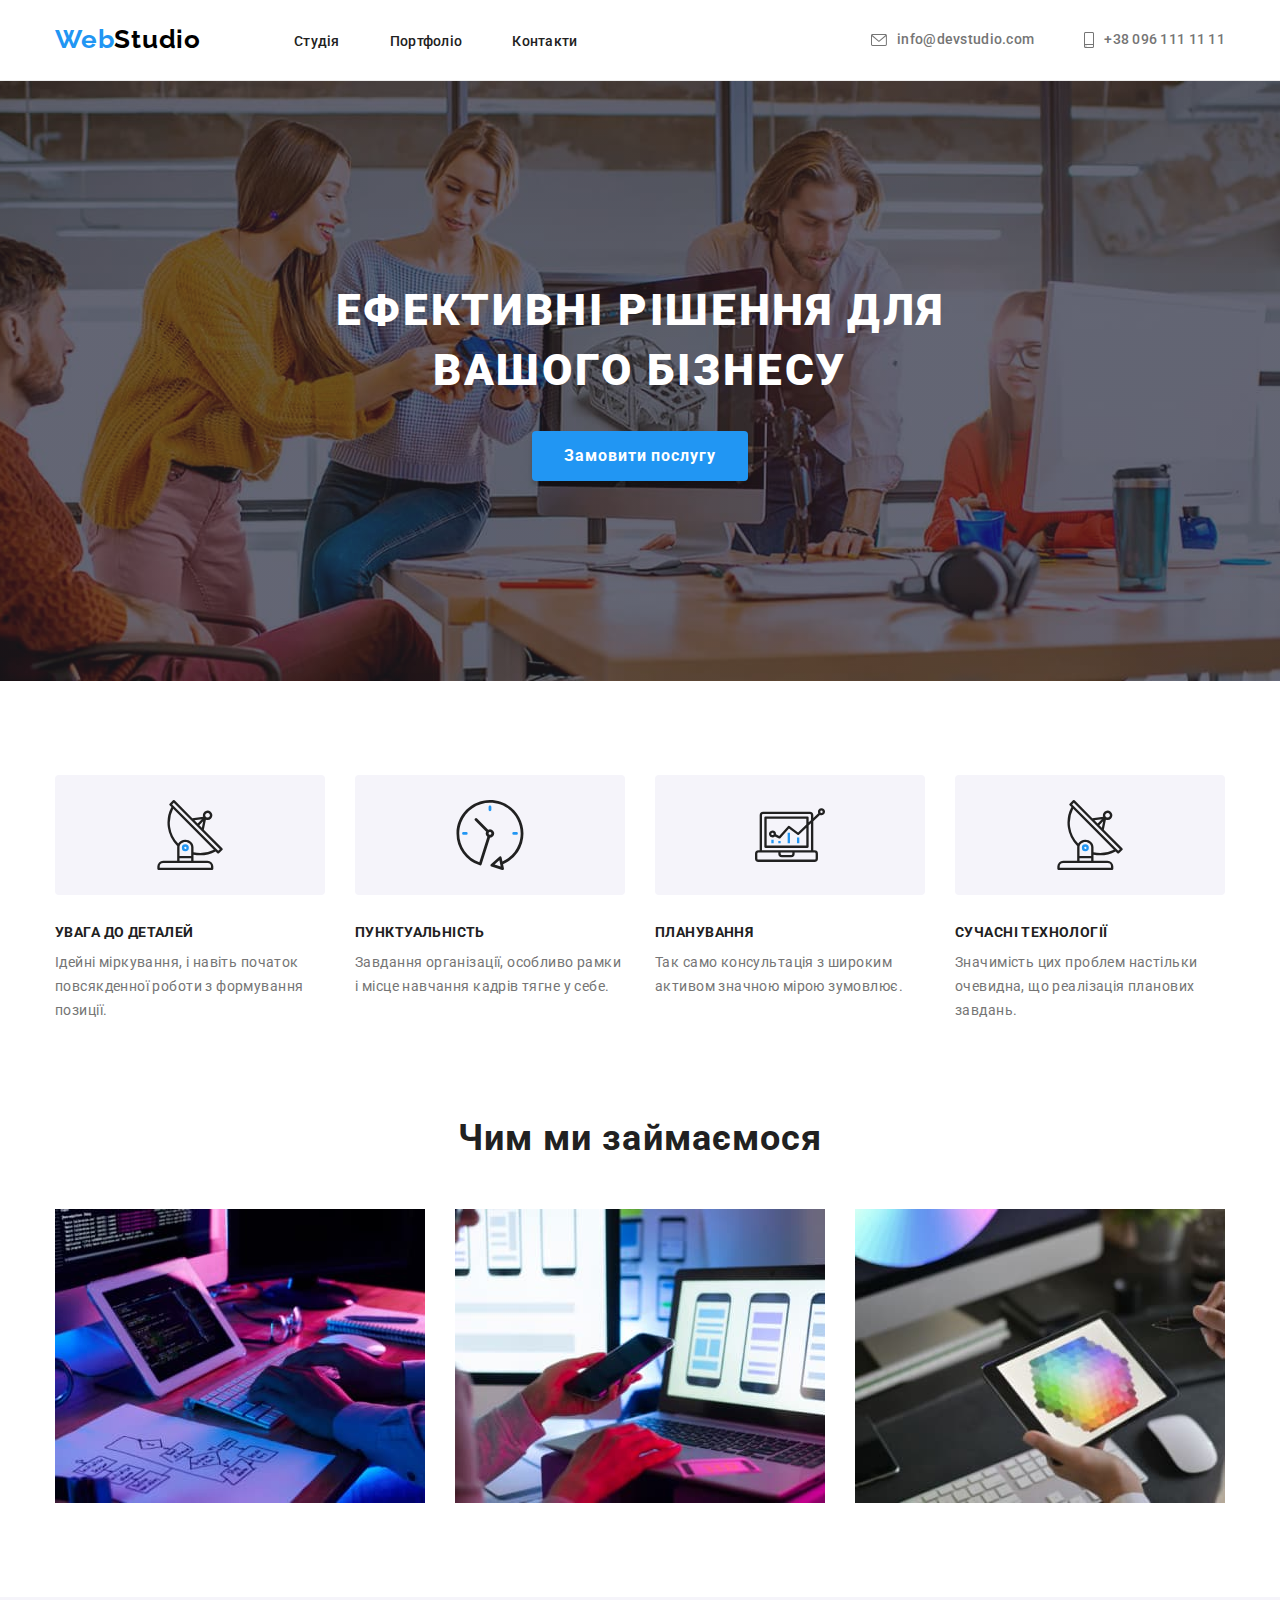
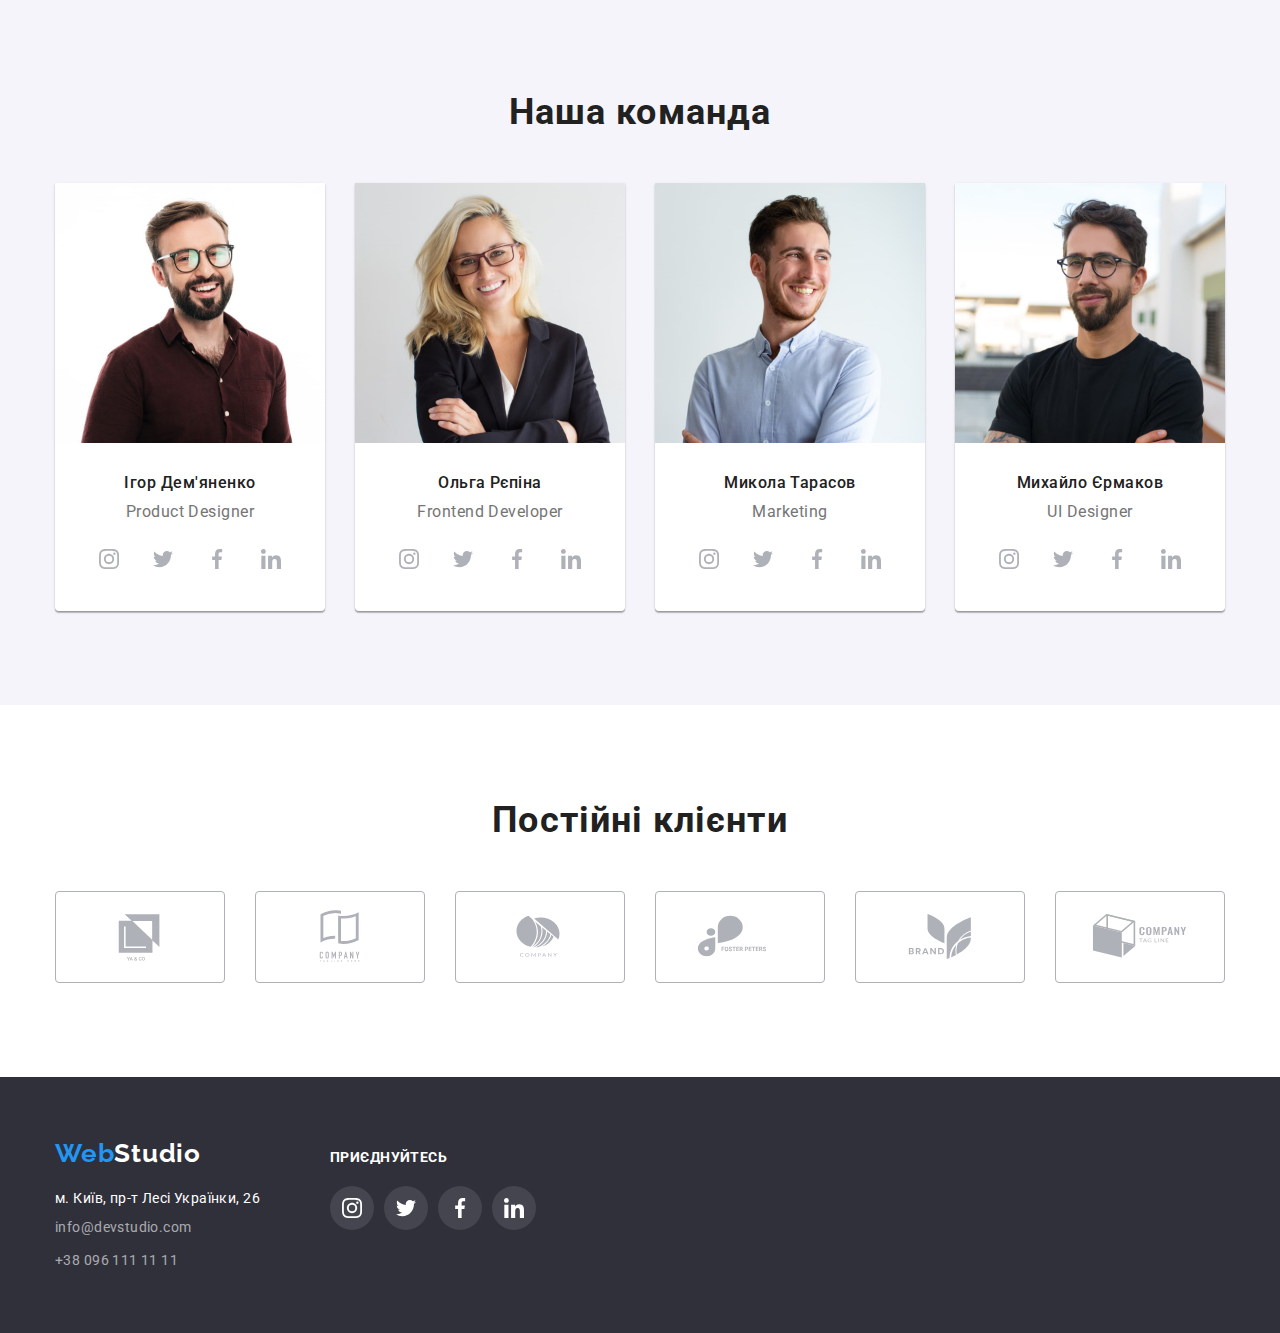
<file: index.html>
<!DOCTYPE html>
<html lang="uk">

<head>
  <meta charset="UTF-8" />
  <meta http-equiv="X-UA-Compatible" content="IE=edge" />
  <meta name="viewport" content="width=device-width, initial-scale=1.0" />
  <title>WebStudio</title>
  <link rel="preconnect" href="https://fonts.googleapis.com" />
  <link rel="preconnect" href="https://fonts.gstatic.com" crossorigin />
  <link href="https://fonts.googleapis.com/css2?family=Raleway:wght@700&family=Roboto:wght@400;500;700;900&display=swap"
    rel="stylesheet" />
  <link rel="stylesheet" href="https://cdnjs.cloudflare.com/ajax/libs/modern-normalize/1.1.0/modern-normalize.min.css"
    integrity="sha512-wpPYUAdjBVSE4KJnH1VR1HeZfpl1ub8YT/NKx4PuQ5NmX2tKuGu6U/JRp5y+Y8XG2tV+wKQpNHVUX03MfMFn9Q=="
    crossorigin="anonymous" referrerpolicy="no-referrer" />
  <link rel="stylesheet" href="./css/styles.css" />
</head>

<body>

  <!-- Шапка сайту -->

  <header class="header">
    <div class="container header-container">
      <nav class="menu">
        <a class="header-logo logo link" href="#"><span>Web</span>Studio</a>
        <ul class="menu-list list">
          <li class="menu-item">
            <a class="menu-link link" href="#">Студія</a>
          </li>
          <li class="menu-item">
            <a class="menu-link link" href="./portfolio.html">Портфоліо</a>
          </li>
          <li class="menu-item">
            <a class="menu-link link" href="#">Контакти</a>
          </li>
        </ul>
      </nav>
      <ul class="connection-nav-header list">
        <li class="connection-item">
          <a class="header-link main-link link mail" href="mailto:info@devstudio.com">
            <svg class="header-icon" width="16" height="12">
              <use href="./images/svg-sprites/header-icons.svg#icon-mail"></use>
            </svg>
            info@devstudio.com
          </a>
        </li>
        <li class="connection-item">
          <a class="header-link main-link link phone" href="tel:+380961111111">
            <svg class="header-icon" width="10" height="16">
              <use href="./images/svg-sprites/header-icons.svg#icon-phone"></use>
            </svg>
            +38 096 111 11 11
          </a>
        </li>
      </ul>
    </div>
  </header>

  <main class="main-page">

    <!-- Герой -->

    <section class="hero">
      <div class="container">
        <h1 class="hero-title">Ефективні рішення для вашого бізнесу</h1>
        <button class="hero-btn btn" type="button">Замовити послугу</button>
      </div>
    </section>

    <!-- Переваги -->

    <section class="benefits">
      <div class="container">
        <h2 class="benefits-title">Переваги</h2>
        <ul class="benefits-list list">
          <li class="benefits-item">
            <div class="benefits-icon-wrapper">
              <svg class="benefits-icon" width="70" height="70">
                <use href="./images/svg-sprites/benefits-icons.svg#icon-antenna"></use>
              </svg>
            </div>
            <h3 class="benefits-item-title">Увага до деталей</h3>
            <p class="benefits-item-text">
              Ідейні міркування, і навіть початок повсякденної роботи з
              формування позиції.
            </p>
          </li>
          <li class="benefits-item">
            <div class="benefits-icon-wrapper">
              <svg class="benefits-icon" width="70" height="70">
                <use href="./images/svg-sprites/benefits-icons.svg#icon-clock"></use>
              </svg>
            </div>
            <h3 class="benefits-item-title">Пунктуальність</h3>
            <p class="benefits-item-text">
              Завдання організації, особливо рамки і місце навчання кадрів
              тягне у себе.
            </p>
          </li>
          <li class="benefits-item">
            <div class="benefits-icon-wrapper">
              <svg class="benefits-icon" width="70" height="70">
                <use href="./images/svg-sprites/benefits-icons.svg#icon-diagram"></use>
              </svg>
            </div>
            <h3 class="benefits-item-title">Планування</h3>
            <p class="benefits-item-text">
              Так само консультація з широким активом значною мірою зумовлює.
            </p>
          </li>
          <li class="benefits-item">
            <div class="benefits-icon-wrapper">
              <svg class="benefits-icon" width="70" height="70">
                <use href="./images/svg-sprites/benefits-icons.svg#icon-antenna"></use>
              </svg>
            </div>
            <h3 class="benefits-item-title">Сучасні технології</h3>
            <p class="benefits-item-text">
              Значимість цих проблем настільки очевидна, що реалізація
              планових завдань.
            </p>
          </li>
        </ul>
      </div>
    </section>

    <!-- Чим ми займаємося -->

    <section class="about section">
      <div class="container">
        <h2 class="about-title title">Чим ми займаємося</h2>
        <ul class="about-list list">
          <li class="about-item">
            <img class="about-img" src="./images/box1.jpg" alt="Хлопець пише код" width="370" />
          </li>
          <li class="about-item">
            <img class="about-img" src="./images/box2.jpg" alt="Дівчина працює за ноутбуком" width="370" />
          </li>
          <li class="about-item">
            <img class="about-img" src="./images/box3.jpg" alt="Планшет із набором кольорової палітри" width="370" />
          </li>
        </ul>
      </div>
    </section>

    <!-- Наша команда -->

    <section class="team section">
      <div class="container">
        <h2 class="team-title title">Наша команда</h2>
        <ul class="team-list list">
          <li class="team-item">
            <img class="team-item-img" src="./images/team1.jpg" alt="Ігор Дем'яненко" width="270" height="260" />
            <div class="team-content">
              <h3 class="team-item-name">Ігор Дем'яненко</h3>
              <p class="team-item-descr">Product Designer</p>
              <ul class="team-soc-list list">
                <li class="team-soc-item">
                  <a href="#" class="team-soc-link link">
                    <svg class="team-soc-icon" width="20" height="20">
                      <use href="./images/svg-sprites/soc-icons.svg#icon-instagram"></use>
                    </svg>
                  </a>
                </li>
                <li class="team-soc-item">
                  <a href="#" class="team-soc-link link">
                    <svg class="team-soc-icon" width="20" height="20">
                      <use href="./images/svg-sprites/soc-icons.svg#icon-twitter"></use>
                    </svg>
                  </a>
                </li>
                <li class="team-soc-item">
                  <a href="#" class="team-soc-link link">
                    <svg class="team-soc-icon" width="20" height="20">
                      <use href="./images/svg-sprites/soc-icons.svg#icon-facebook"></use>
                    </svg>
                  </a>
                </li>
                <li class="team-soc-item">
                  <a href="#" class="team-soc-link link">
                    <svg class="team-soc-icon" width="20" height="20">
                      <use href="./images/svg-sprites/soc-icons.svg#icon-linkedin"></use>
                    </svg>
                  </a>
                </li>
              </ul>
            </div>
          </li>
          <li class="team-item">
            <img class="team-item-img" src="./images/team2.jpg" alt="Ольга Рєпіна" width="270" height="260" />
            <div class="team-content">
              <h3 class="team-item-name">Ольга Рєпіна</h3>
              <p class="team-item-descr">Frontend Developer</p>
              <ul class="team-soc-list list">
                <li class="team-soc-item">
                  <a href="#" class="team-soc-link link">
                    <svg class="team-soc-icon" width="20" height="20">
                      <use href="./images/svg-sprites/soc-icons.svg#icon-instagram"></use>
                    </svg>
                  </a>
                </li>
                <li class="team-soc-item">
                  <a href="#" class="team-soc-link link">
                    <svg class="team-soc-icon" width="20" height="20">
                      <use href="./images/svg-sprites/soc-icons.svg#icon-twitter"></use>
                    </svg>
                  </a>
                </li>
                <li class="team-soc-item">
                  <a href="#" class="team-soc-link link">
                    <svg class="team-soc-icon" width="20" height="20">
                      <use href="./images/svg-sprites/soc-icons.svg#icon-facebook"></use>
                    </svg>
                  </a>
                </li>
                <li class="team-soc-item">
                  <a href="#" class="team-soc-link link">
                    <svg class="team-soc-icon" width="20" height="20">
                      <use href="./images/svg-sprites/soc-icons.svg#icon-linkedin"></use>
                    </svg>
                  </a>
                </li>
              </ul>
            </div>
          </li>
          <li class="team-item">
            <img class="team-item-img" src="./images/team3.jpg" alt="Микола Тарасов" width="270" height="260" />
            <div class="team-content">
              <h3 class="team-item-name">Микола Тарасов</h3>
              <p class="team-item-descr">Marketing</p>
              <ul class="team-soc-list list">
                <li class="team-soc-item">
                  <a href="#" class="team-soc-link link">
                    <svg class="team-soc-icon" width="20" height="20">
                      <use href="./images/svg-sprites/soc-icons.svg#icon-instagram"></use>
                    </svg>
                  </a>
                </li>
                <li class="team-soc-item">
                  <a href="#" class="team-soc-link link">
                    <svg class="team-soc-icon" width="20" height="20">
                      <use href="./images/svg-sprites/soc-icons.svg#icon-twitter"></use>
                    </svg>
                  </a>
                </li>
                <li class="team-soc-item">
                  <a href="#" class="team-soc-link link">
                    <svg class="team-soc-icon" width="20" height="20">
                      <use href="./images/svg-sprites/soc-icons.svg#icon-facebook"></use>
                    </svg>
                  </a>
                </li>
                <li class="team-soc-item">
                  <a href="#" class="team-soc-link link">
                    <svg class="team-soc-icon" width="20" height="20">
                      <use href="./images/svg-sprites/soc-icons.svg#icon-linkedin"></use>
                    </svg>
                  </a>
                </li>
              </ul>
            </div>
          </li>
          <li class="team-item">
            <img class="team-item-img" src="./images/team4.jpg" alt="Михайло Єрмаков" width="270" height="260" />
            <div class="team-content">
              <h3 class="team-item-name">Михайло Єрмаков</h3>
              <p class="team-item-descr">UI Designer</p>
              <ul class="team-soc-list list">
                <li class="team-soc-item">
                  <a href="#" class="team-soc-link link">
                    <svg class="team-soc-icon" width="20" height="20">
                      <use href="./images/svg-sprites/soc-icons.svg#icon-instagram"></use>
                    </svg>
                  </a>
                </li>
                <li class="team-soc-item">
                  <a href="#" class="team-soc-link link">
                    <svg class="team-soc-icon" width="20" height="20">
                      <use href="./images/svg-sprites/soc-icons.svg#icon-twitter"></use>
                    </svg>
                  </a>
                </li>
                <li class="team-soc-item">
                  <a href="#" class="team-soc-link link">
                    <svg class="team-soc-icon" width="20" height="20">
                      <use href="./images/svg-sprites/soc-icons.svg#icon-facebook"></use>
                    </svg>
                  </a>
                </li>
                <li class="team-soc-item">
                  <a href="#" class="team-soc-link link">
                    <svg class="team-soc-icon" width="20" height="20">
                      <use href="./images/svg-sprites/soc-icons.svg#icon-linkedin"></use>
                    </svg>
                  </a>
                </li>
              </ul>
            </div>
          </li>
        </ul>
      </div>
    </section>

    <!-- Постійні клієнти -->

    <section class="clients section">
      <div class="container">
        <h2 class="clients-title title">Постійні клієнти</h2>
        <ul class="clients-list list">
          <li class="clients-item">
            <a href="#" class="clients-link">
              <svg class="clients-icon" width="106" height="60">
                <use href="./images/svg-sprites/clients-icons.svg#icon-Logo"></use>
              </svg>
            </a>
          </li>
          <li class="clients-item">
            <a href="#" class="clients-link">
              <svg class="clients-icon" width="106" height="60">
                <use href="./images/svg-sprites/clients-icons.svg#icon-Logo-1"></use>
              </svg>
            </a>
          </li>
          <li class="clients-item">
            <a href="#" class="clients-link">
              <svg class="clients-icon" width="106" height="60">
                <use href="./images/svg-sprites/clients-icons.svg#icon-Logo-2"></use>
              </svg>
            </a>
          </li>
          <li class="clients-item">
            <a href="#" class="clients-link">
              <svg class="clients-icon" width="106" height="60">
                <use href="./images/svg-sprites/clients-icons.svg#icon-Logo-3"></use>
              </svg>
            </a>
          </li>
          <li class="clients-item">
            <a href="#" class="clients-link">
              <svg class="clients-icon" width="106" height="60">
                <use href="./images/svg-sprites/clients-icons.svg#icon-Logo-4"></use>
              </svg>
            </a>
          </li>
          <li class="clients-item">
            <a href="#" class="clients-link">
              <svg class="clients-icon" width="106" height="60">
                <use href="./images/svg-sprites/clients-icons.svg#icon-Logo-5"></use>
              </svg>
            </a>
          </li>
        </ul>
      </div>
    </section>
  </main>

  <!-- Футер -->

  <footer class="footer">
    <div class="container">
      <div class="footer-inner">
        <div class="footer-inner-content">
          <a class="footer-logo logo link" href="#"><span>Web</span>Studio</a>
          <address class="footer-address">
            м. Київ, пр-т Лесі Українки, 26
          </address>
          <ul class="connection-nav-footer list">
            <li class="connection-item-footer">
              <a class="footer-link main-link link" href="mailto:info@devstudio.com">info@devstudio.com</a>
            </li>
            <li class="connection-item-footer">
              <a class="footer-link main-link link" href="tel:+380961111111">+38 096 111 11 11</a>
            </li>
          </ul>
        </div>
        <div class="footer-inner-content">
          <h2 class="footer-title">приєднуйтесь</h2>
          <ul class="footer-soc-list list">
            <li class="footer-soc-item">
              <a href="#" class="footer-soc-link">
                <svg class="footer-soc-icon" width="20" height="20">
                  <use href="./images/svg-sprites/soc-icons.svg#icon-instagram"></use>
                </svg>
              </a>
            </li>
            <li class="footer-soc-item">
              <a href="#" class="footer-soc-link">
                <svg class="footer-soc-icon" width="20" height="20">
                  <use href="./images/svg-sprites/soc-icons.svg#icon-twitter"></use>
                </svg>
              </a>
            </li>
            <li class="footer-soc-item">
              <a href="#" class="footer-soc-link">
                <svg class="footer-soc-icon" width="20" height="20">
                  <use href="./images/svg-sprites/soc-icons.svg#icon-facebook"></use>
                </svg>
              </a>
            </li>
            <li class="footer-soc-item">
              <a href="#" class="footer-soc-link">
                <svg class="footer-soc-icon" width="20" height="20">
                  <use href="./images/svg-sprites/soc-icons.svg#icon-linkedin"></use>
                </svg>
              </a>
            </li>
          </ul>
        </div>
      </div>
    </div>
  </footer>
</body>

</html>
</file>
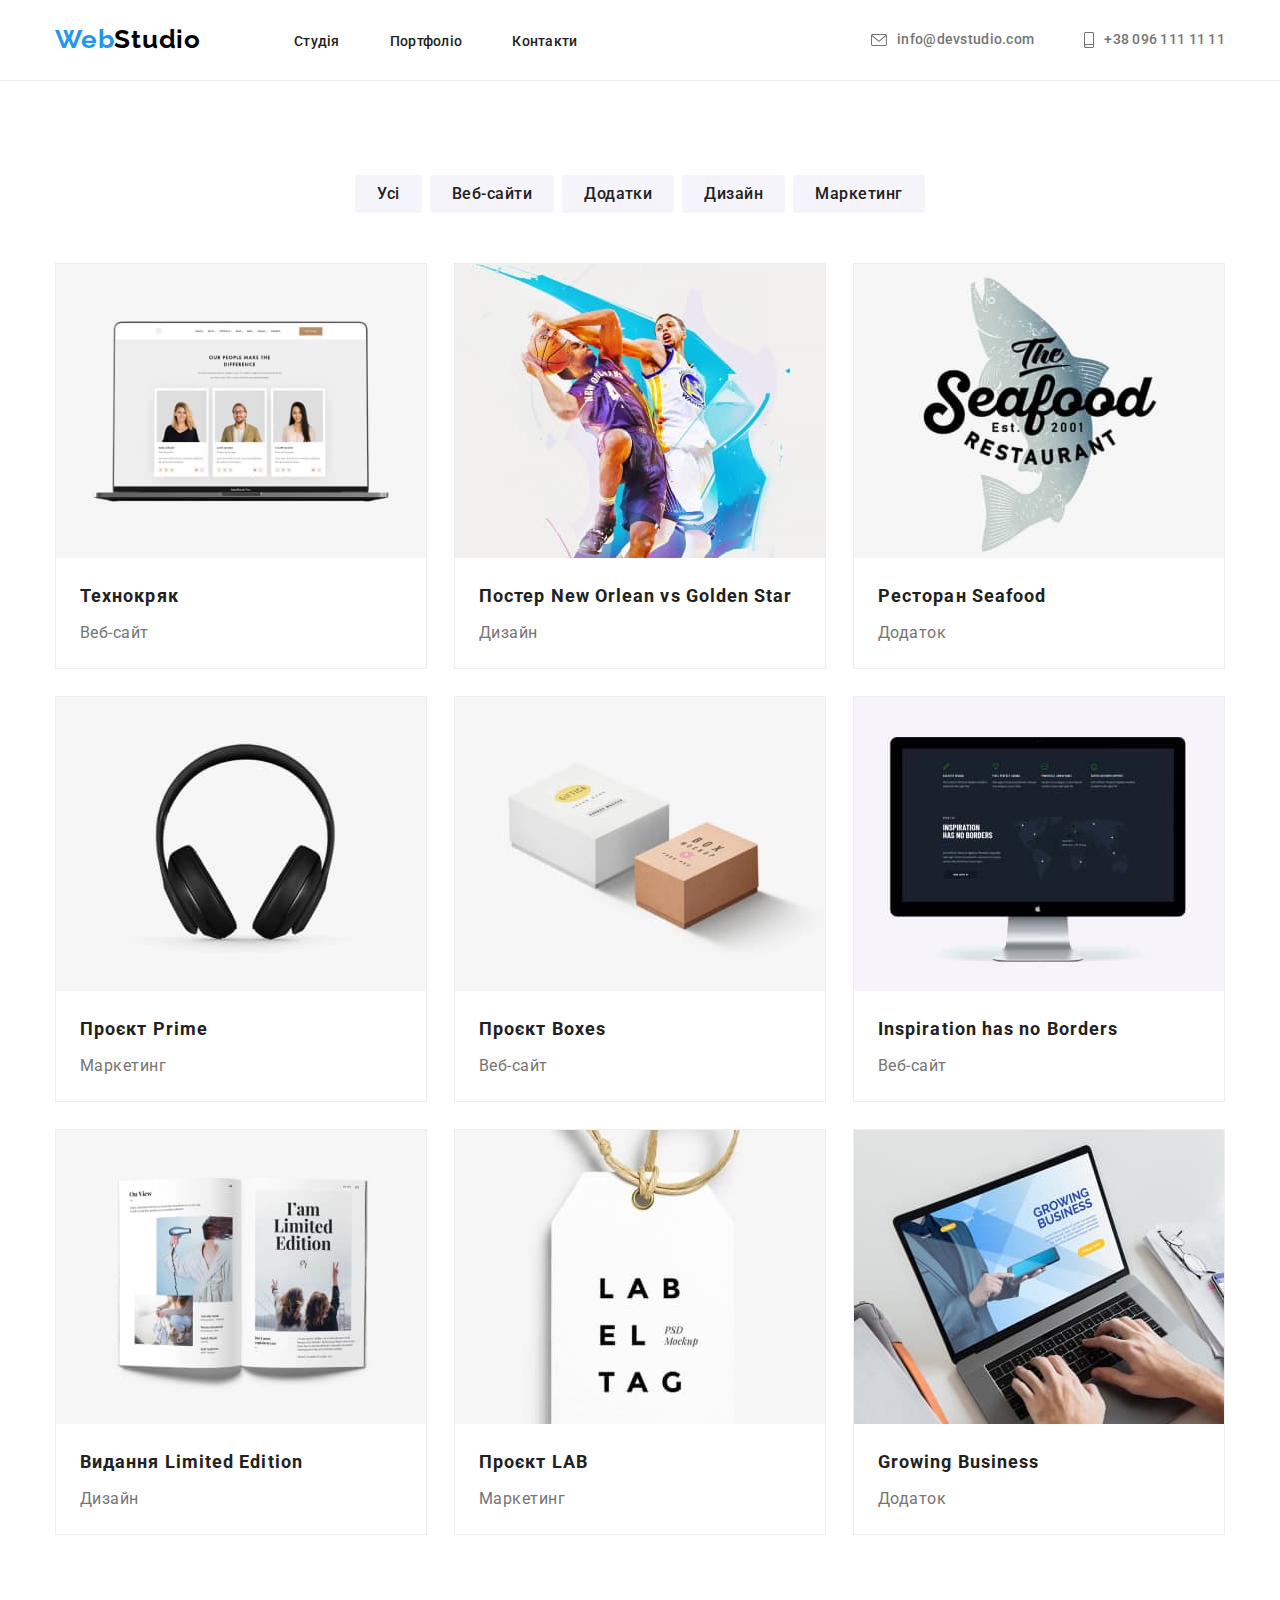
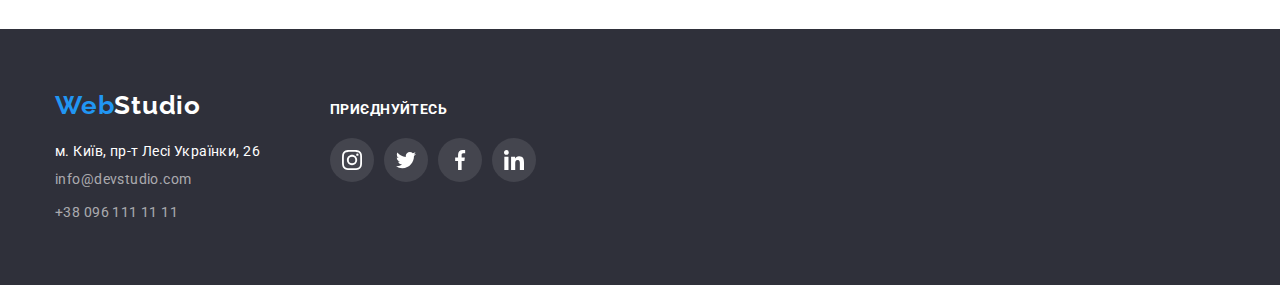
<file: portfolio.html>
<!DOCTYPE html>
<html lang="en">

<head>
  <meta charset="UTF-8" />
  <meta http-equiv="X-UA-Compatible" content="IE=edge" />
  <meta name="viewport" content="width=device-width, initial-scale=1.0" />
  <title>Portfolio</title>
  <link rel="preconnect" href="https://fonts.googleapis.com" />
  <link rel="preconnect" href="https://fonts.gstatic.com" crossorigin />
  <link href="https://fonts.googleapis.com/css2?family=Raleway:wght@700&family=Roboto:wght@400;500;700;900&display=swap"
    rel="stylesheet" />
  <link rel="stylesheet" href="https://cdnjs.cloudflare.com/ajax/libs/modern-normalize/1.1.0/modern-normalize.min.css"
    integrity="sha512-wpPYUAdjBVSE4KJnH1VR1HeZfpl1ub8YT/NKx4PuQ5NmX2tKuGu6U/JRp5y+Y8XG2tV+wKQpNHVUX03MfMFn9Q=="
    crossorigin="anonymous" referrerpolicy="no-referrer" />
  <link rel="stylesheet" href="./css/styles.css" />
</head>

<body>
  <!-- Шапка сайту -->

  <header class="header">
    <div class="container header-container">
      <nav class="menu">
        <a class="header-logo logo link" href="./index.html"><span>Web</span>Studio</a>
        <ul class="menu-list list">
          <li class="menu-item">
            <a class="menu-link link" href="./index.html">Студія</a>
          </li>
          <li class="menu-item">
            <a class="menu-link link" href="./portfolio.html">Портфоліо</a>
          </li>
          <li class="menu-item">
            <a class="menu-link link" href="#">Контакти</a>
          </li>
        </ul>
      </nav>
      <ul class="connection-nav-header list">
        <li class="connection-item">
          <a class="header-link main-link link mail" href="mailto:info@devstudio.com">
            <svg class="header-icon" width="16" height="12">
              <use href="./images/svg-sprites/header-icons.svg#icon-mail"></use>
            </svg>
            info@devstudio.com
          </a>
        </li>
        <li class="connection-item">
          <a class="header-link main-link link phone" href="tel:+380961111111">
            <svg class="header-icon" width="10" height="16">
              <use href="./images/svg-sprites/header-icons.svg#icon-phone"></use>
            </svg>
            +38 096 111 11 11
          </a>
        </li>
      </ul>
    </div>
  </header>

  <main class="portfolio-page">

    <!-- Продукція -->

    <section class="production section">
      <div class="container">
        <ul class="portfolio-list list">
          <li class="portfolio-navigation-item">
            <button class="navigation-btn btn" type="button">Усі</button>
          </li>
          <li class="portfolio-navigation-item">
            <button class="navigation-btn btn" type="button">Веб-сайти</button>
          </li>
          <li class="portfolio-navigation-item">
            <button class="navigation-btn btn" type="button">Додатки</button>
          </li>
          <li class="portfolio-navigation-item">
            <button class="navigation-btn btn" type="button">Дизайн</button>
          </li>
          <li class="portfolio-navigation-item">
            <button class="navigation-btn btn" type="button">Маркетинг</button>
          </li>
        </ul>
        <h1 class="production-title">Продукція</h1>
        <ul class="production-list list">
          <li class="production-item">
            <a href="#" class="production-link link">
              <img src="./images/porfolio-images/production-img-1.jpg" alt="Ноутбук" class="production-img" width="370"
                height="294" />
              <div class="production-content">
                <h2 class="production-name">Технокряк</h2>
                <p class="production-descr">Веб-сайт</p>
              </div>
            </a>
          </li>
          <li class="production-item">
            <a href="#" class="production-link link">
              <img src="./images/porfolio-images/production-img-2.jpg" alt="Постер з баскетболу" class="production-img"
                width="370" height="294" />
              <div class="production-content">
                <h2 class="production-name">Постер New Orlean vs Golden Star</h2>
                <p class="production-descr">Дизайн</p>
              </div>
            </a>
          </li>
          <li class="production-item">
            <a href="#" class="production-link link">
              <img src="./images/porfolio-images/production-img-3.jpg" alt="Логотип ресторану Seafood"
                class="production-img" width="370" height="294" />
              <div class="production-content">
                <h2 class="production-name">Ресторан Seafood</h2>
                <p class="production-descr">Додаток</p>
              </div>
            </a>
          </li>
          <li class="production-item">
            <a href="#" class="production-link link">
              <img src="./images/porfolio-images/production-img-4.jpg" alt="Навушники" class="production-img"
                width="370" height="294" />
              <div class="production-content">
                <h2 class="production-name">Проєкт Prime</h2>
                <p class="production-descr">Маркетинг</p>
              </div>
            </a>
          </li>
          <li class="production-item">
            <a href="#" class="production-link link">
              <img src="./images/porfolio-images/production-img-5.jpg" alt="Коробки" class="production-img" width="370"
                height="294" />
              <div class="production-content">
                <h2 class="production-name">Проєкт Boxes</h2>
                <p class="production-descr">Веб-сайт</p>
              </div>
            </a>
          </li>
          <li class="production-item">
            <a href="#" class="production-link link"><img src="./images/porfolio-images/production-img-6.jpg"
                alt="Монитор" class="production-img" width="370" height="294" />
              <div class="production-content">
                <h2 class="production-name">Inspiration has no Borders</h2>
                <p class="production-descr">Веб-сайт</p>
              </div>
            </a>
          </li>
          <li class="production-item">
            <a href="#" class="production-link link"><img src="./images/porfolio-images/production-img-7.jpg"
                alt="Видання Limited Edition" class="production-img" width="370" height="294" />
              <div class="production-content">
                <h2 class="production-name">Видання Limited Edition</h2>
                <p class="production-descr">Дизайн</p>
              </div>
            </a>
          </li>
          <li class="production-item">
            <a href="#" class="production-link link">
              <img src="./images/porfolio-images/production-img-8.jpg" alt="Проєкт LAB" class="production-img"
                width="370" height="294" />
              <div class="production-content">
                <h2 class="production-name">Проєкт LAB</h2>
                <p class="production-descr">Маркетинг</p>
              </div>
            </a>
          </li>
          <li class="production-item">
            <a href="#" class="production-link link">
              <img src="./images/porfolio-images/production-img-9.jpg" alt="Ноутбук" class="production-img" width="370"
                height="294" />
              <div class="production-content">
                <h2 class="production-name">Growing Business</h2>
                <p class="production-descr">Додаток</p>
              </div>
            </a>
          </li>
        </ul>
      </div>
    </section>
  </main>

  <!-- Футер -->

  <footer class="footer">
    <div class="container">
      <div class="footer-inner">
        <div class="footer-inner-content">
          <a class="footer-logo logo link" href="#"><span>Web</span>Studio</a>
          <address class="footer-address">
            м. Київ, пр-т Лесі Українки, 26
          </address>
          <ul class="connection-nav-footer list">
            <li class="connection-item-footer">
              <a class="footer-link main-link link" href="mailto:info@devstudio.com">info@devstudio.com</a>
            </li>
            <li class="connection-item-footer">
              <a class="footer-link main-link link" href="tel:+380961111111">+38 096 111 11 11</a>
            </li>
          </ul>
        </div>
        <div class="footer-inner-content">
          <h2 class="footer-title">приєднуйтесь</h2>
          <ul class="footer-soc-list list">
            <li class="footer-soc-item">
              <a href="#" class="footer-soc-link">
                <svg class="footer-soc-icon" width="20" height="20">
                  <use href="./images/svg-sprites/soc-icons.svg#icon-instagram"></use>
                </svg>
              </a>
            </li>
            <li class="footer-soc-item">
              <a href="#" class="footer-soc-link">
                <svg class="footer-soc-icon" width="20" height="20">
                  <use href="./images/svg-sprites/soc-icons.svg#icon-twitter"></use>
                </svg>
              </a>
            </li>
            <li class="footer-soc-item">
              <a href="#" class="footer-soc-link">
                <svg class="footer-soc-icon" width="20" height="20">
                  <use href="./images/svg-sprites/soc-icons.svg#icon-facebook"></use>
                </svg>
              </a>
            </li>
            <li class="footer-soc-item">
              <a href="#" class="footer-soc-link">
                <svg class="footer-soc-icon" width="20" height="20">
                  <use href="./images/svg-sprites/soc-icons.svg#icon-linkedin"></use>
                </svg>
              </a>
            </li>
          </ul>
        </div>
      </div>
    </div>
  </footer>
</body>

</html>
</file>
<file: css/styles.css>
/* Загальні та обнулюючи стилі */

* {
	box-sizing: border-box;
}

:root {
	--brand-color: #2196F3;
	--hover-btn: #1e81d1;
	--main-color: #212121;
	--descr-color: #757575;
	--footer-link-color: rgba(255, 255, 255, 0.6);
	--secondary-bg: #2F303A;
	--team-bg: #F5F4FA;
	--potfolio-btn-bg: #F5F4FA;
	--white-color: #ffffff;
	--black-color: #000000;
	--team-bg: #F5F4FA;
	--card-list-gap: 27px;
	--icon-color: #AFB1B8;
}

body {
	font-family: 'Roboto', sans-serif;
	color: var(--main-color);
	font-size: 16px;
	background-color: var(--white-color);
	margin: 0;
	padding: 0;
	border: 0;
}

p,
h1,
h2,
h3,
h4,
h5,
h6 {
	margin: 0;
	padding: 0;
}

img {
	display: block;
}

.list {
	list-style: none;
	margin: 0;
	padding: 0;
}

.link {
	text-decoration: none;
}

.btn {
	font-family: inherit;
	cursor: pointer;
}

.section {
	padding: 94px 0;
}

.title {
	font-weight: 700;
	font-size: 36px;
	line-height: 1.17;
	letter-spacing: 0.03em;
	margin-bottom: 50px;
	text-align: center;
}

.container {
	max-width: 1200px;
	padding: 0 15px;
	margin: 0 auto;
}

/* ----------------------------- Шапка----------------------------- */

.header {
	min-height: 80px;
	border-bottom: 1px solid #ECECEC;
}

.header-container {
	display: flex;
	justify-content: space-between;
	align-items: center;
}

.menu {
	display: flex;
	align-items: center;
}

.menu-list {
	display: flex;
	align-items: center;
}

.menu-item+.menu-item {
	margin-left: 50px;
}

.header-logo {
	margin-right: 93px;
}

.logo {
	font-family: 'Raleway', sans-serif;
	font-weight: 700;
	color: var(--black-color);
	font-style: normal;
	font-size: 26px;
	line-height: 1.29;
	letter-spacing: 0.03em;
}

.logo>span {
	color: var(--brand-color);
}

.connection-nav-header {
	display: flex;
	align-items: center;
}

.menu-link {
	font-weight: 500;
	font-size: 14px;
	line-height: 1.14;
	letter-spacing: 0.02em;
	color: var(--main-color);
	transition: all 0.3s;
	padding: 32px 0;
}

.menu-link:hover,
.menu-link:focus {
	color: var(--brand-color);
}

.menu-link:active {
	color: var(--main-color);
}

.connection-item+.connection-item {
	margin-left: 50px;
}

.header-link {
	color: var(--descr-color);
	padding: 32px 0;
	display: flex;
	align-items: center;
}

.main-link {
	font-weight: 500;
	font-size: 14px;
	line-height: 1.14;
	letter-spacing: 0.02em;
	transition: all 0.3s;
}

.main-link:hover,
.main-link:focus {
	color: var(--brand-color);
}

.header-icon {
	fill: var(--descr-color);
	margin-right: 10px;
}

.main-link:hover .header-icon,
.main-link:focus .header-icon {
	fill: var(--brand-color);
}

/* ----------------------------- Герой ----------------------------- */

.hero {
	text-align: center;
	background-color: var(--secondary-bg);
	background-image: linear-gradient(rgba(47, 48, 58, 0.4), rgba(47, 48, 58, 0.4)), url('../images/hero-bg.jpg');
	background-repeat: no-repeat;
	background-size: cover;
	background-position: center;
	padding: 200px 0;
}

.hero-title {
	font-weight: 900;
	font-size: 44px;
	line-height: 1.36;
	letter-spacing: 0.06em;
	text-transform: uppercase;
	color: var(--white-color);
	max-width: 696px;
	margin: 0 auto;
	margin-bottom: 30px;
}

.hero-btn {
	font-size: 16px;
	line-height: 1.88;
	letter-spacing: 0.06em;
	color: var(--white-color);
	padding: 10px 32px;
	border: inherit;
	box-shadow: 0px 4px 4px rgba(0, 0, 0, 0.15);
	border-radius: 4px;
	background-color: var(--brand-color);
	font-weight: 700;
	transition: all 0.3s ease;
}

.hero-btn:hover,
.hero-btn:focus {
	background-color: var(--hover-btn);
}

.benefits-title {
	font-size: 0;
	opacity: 0;
	margin: 0;
	padding: 0;
	border: 0;
}

/* ----------------------------- Переваги ----------------------------- */

.benefits {
	padding-top: 94px;
}

.benefits-list {
	display: flex;
	justify-content: center;
	flex-wrap: wrap;
	gap: 30px;
}

.benefits-item {
	max-width: 270px;
}

.benefits-icon-wrapper {
	background-color: #F5F4FA;
	display: flex;
	justify-content: center;
	align-items: center;
	width: 270px;
	height: 120px;
	border-radius: 4px;
	margin-bottom: 30px;
}

.benefits-item-title {
	font-weight: 700;
	font-size: 14px;
	line-height: 1.14;
	letter-spacing: 0.03em;
	text-transform: uppercase;
	margin-bottom: 10px;
}

.benefits-item-text {
	font-size: 14px;
	line-height: 1.71;
	letter-spacing: 0.03em;
	color: var(--descr-color);
}

/* ----------------------------- Чим ми займаємось ----------------------------- */

.about-list {
	display: flex;
	justify-content: center;
	gap: 30px;
	flex-wrap: wrap;
}

/* ----------------------------- Наша команда ----------------------------- */

.team {
	background-color: var(--team-bg);
}

.team-list {
	display: flex;
	justify-content: center;
	gap: 30px;
	flex-wrap: wrap;
}

.team-item {
	max-width: 270px;
	background-color: var(--white-color);
	box-shadow: 0px 1px 3px rgba(0, 0, 0, 0.12), 0px 1px 1px rgba(0, 0, 0, 0.14), 0px 2px 1px rgba(0, 0, 0, 0.2);
	border-radius: 0px 0px 4px 4px;
	text-align: center;
}

.team-content {
	padding: 30px 0;
}

.team-item-name {
	font-weight: 500;
	font-size: 16px;
	line-height: 1.19;
	letter-spacing: 0.03em;
	margin-bottom: 10px;
}

.team-item-descr {
	line-height: 1.19;
	letter-spacing: 0.03em;
	color: var(--descr-color);
	margin-bottom: 16px;
}

.team-soc-list {
	display: flex;
	justify-content: center;
}

.team-soc-item+.team-soc-item {
	margin-left: 10px;
}

.team-soc-link {
	display: flex;
	justify-content: center;
	align-items: center;
	padding: 12px;
	border-radius: 100%;
	color: var(--icon-color);
	transition: all 0.3s ease;
}

.team-soc-icon {
	fill: currentColor;
}

.team-soc-link:hover,
.team-soc-link:focus {
	background-color: var(--brand-color);
	color: var(--white-color);
}

/* ----------------------------- Постійні клієнти ----------------------------- */

.clients-list {
	display: flex;
	justify-content: space-between;
	flex-wrap: wrap;
	align-items: center;
}

.clients-link {
	display: flex;
	justify-content: center;
	align-items: center;
	width: 170px;
	height: 92px;
	border: 1px solid var(--icon-color);
	border-radius: 4px;
	transition: all 0.3s ease;
	color: var(--icon-color);
}

.clients-icon {
	fill: currentColor;
}

.clients-link:hover,
.clients-link:focus {
	border: 1px solid var(--brand-color);
	color: var(--brand-color);
}

/* ----------------------------- Навігація Портфоліо ----------------------------- */

.portfolio-navigation-item+.portfolio-navigation-item {
	margin-left: 8px;
}

.portfolio-list {
	display: flex;
	justify-content: center;
	align-items: center;
	margin-bottom: 50px;
}

.navigation-btn {
	font-weight: 500;
	font-size: 16px;
	line-height: 1.63;
	letter-spacing: 0.03em;
	color: var(--main-color);
	padding: 6px 22px;
	background-color: var(--potfolio-btn-bg);
	border-radius: 4px;
	border: inherit;
	transition: all 0.3s ease;
}

.navigation-btn:hover,
.navigation-btn:focus {
	background-color: var(--brand-color);
	color: var(--white-color);
	box-shadow: 0px 3px 1px rgba(0, 0, 0, 0.1), 0px 1px 2px rgba(0, 0, 0, 0.08), 0px 2px 2px rgba(0, 0, 0, 0.12);
}

/* ----------------------------- Продукція ----------------------------- */

.production-title {
	font-size: 0;
	opacity: 0;
}

.production-list {
	display: flex;
	justify-content: center;
	flex-wrap: wrap;
	margin-top: calc(-1 * var(--card-list-gap));
	margin-left: calc(-1 * var(--card-list-gap));
}

.production-list>.production-item {
	flex-basis: calc(100% / 3 - var(--card-list-gap));
	background-color: var(--white-color);
	margin-top: var(--card-list-gap);
	margin-left: var(--card-list-gap);
}

.production-link {
	display: inline-block;
	border: 1px solid #EEEEEE;
	transition: all 0.3s ease;
}

.production-link:hover,
.production-link:focus {
	box-shadow: 0px 1px 1px rgba(0, 0, 0, 0.12), 0px 4px 4px rgba(0, 0, 0, 0.06), 1px 4px 6px rgba(0, 0, 0, 0.16)
}

.production-img {
	margin-bottom: 20px;
}

.production-content {
	padding: 0 0 20px 24px;
}

.production-name {
	font-size: 18px;
	line-height: 2;
	letter-spacing: 0.06em;
	color: var(--main-color);
	margin-bottom: 4px;
}

.production-descr {
	font-size: 16px;
	font-weight: 400;
	line-height: 1.88;
	letter-spacing: 0.03em;
	color: var(--descr-color);
}

/* ----------------------------- Футер ----------------------------- */

.footer {
	background-color: var(--secondary-bg);
	padding: 60px 0;
}

.footer-inner {
	display: flex;
	align-items: baseline;
}

.footer-inner-content+.footer-inner-content {
	margin-left: 70px;
}

.footer-logo {
	display: inline-block;
	color: var(--white-color);
	margin-bottom: 20px;
}

.footer-address {
	font-style: normal;
	font-size: 14px;
	line-height: 1.17;
	letter-spacing: 0.03em;
	color: var(--white-color);
	margin-bottom: 9px;
}

.connection-item-footer+.connection-item-footer {
	margin-top: 9px;
}

.footer-link {
	font-weight: 400;
	font-size: 14px;
	line-height: 1.71;
	letter-spacing: 0.03em;
	color: var(--footer-link-color);
}

.footer-title {
	font-weight: 700;
	font-size: 14px;
	line-height: 1.14;
	letter-spacing: 0.03em;
	text-transform: uppercase;
	color: var(--white-color);
	margin-bottom: 20px;
}

.footer-soc-list {
	display: flex;
}

.footer-soc-item+.footer-soc-item {
	margin-left: 10px;
}

.footer-soc-link {
	display: flex;
	padding: 12px;
	color: var(--white-color);
	justify-content: center;
	align-items: center;
	border-radius: 50%;
	background-color: rgba(255, 255, 255, 0.1);
	transition: all 0.3s ease;
}

.footer-soc-icon {
	fill: currentColor;
}

.footer-soc-link:hover,
.footer-soc-link:focus {
	background-color: var(--brand-color);
}
</file>
